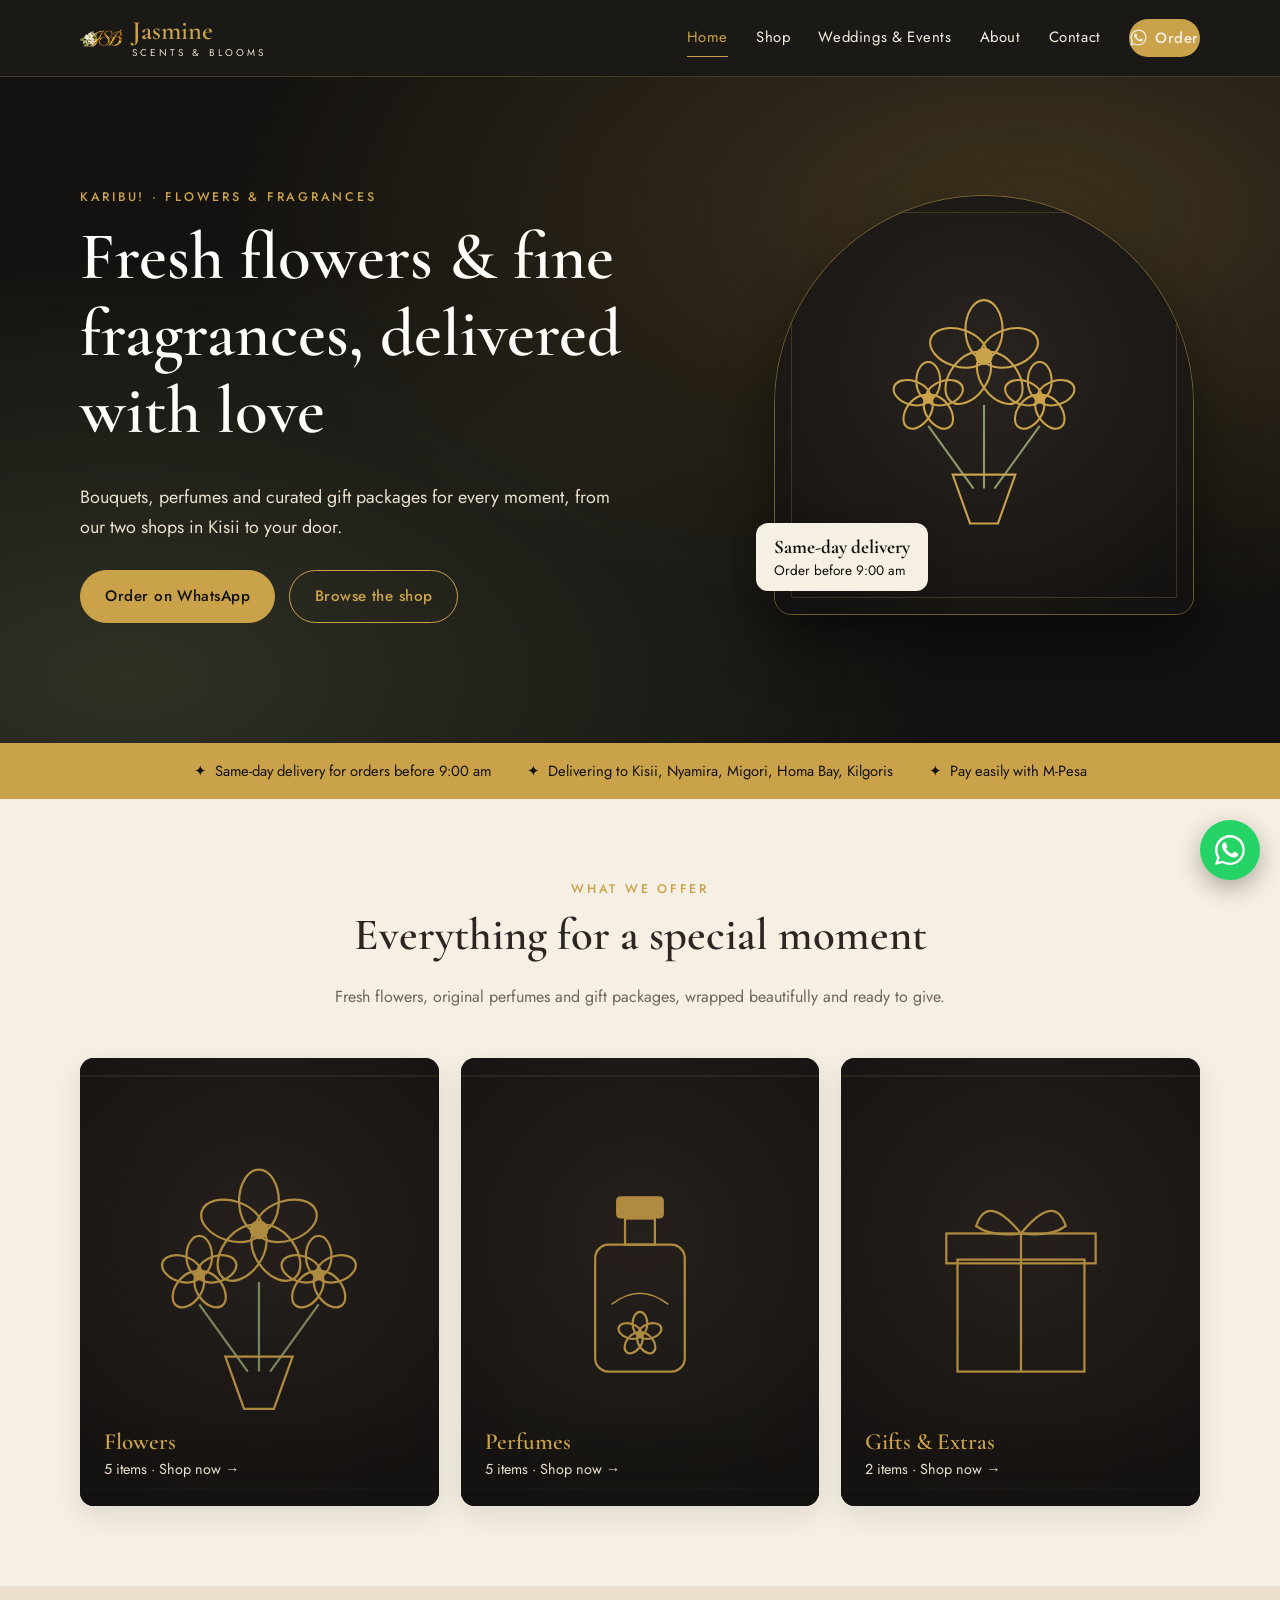
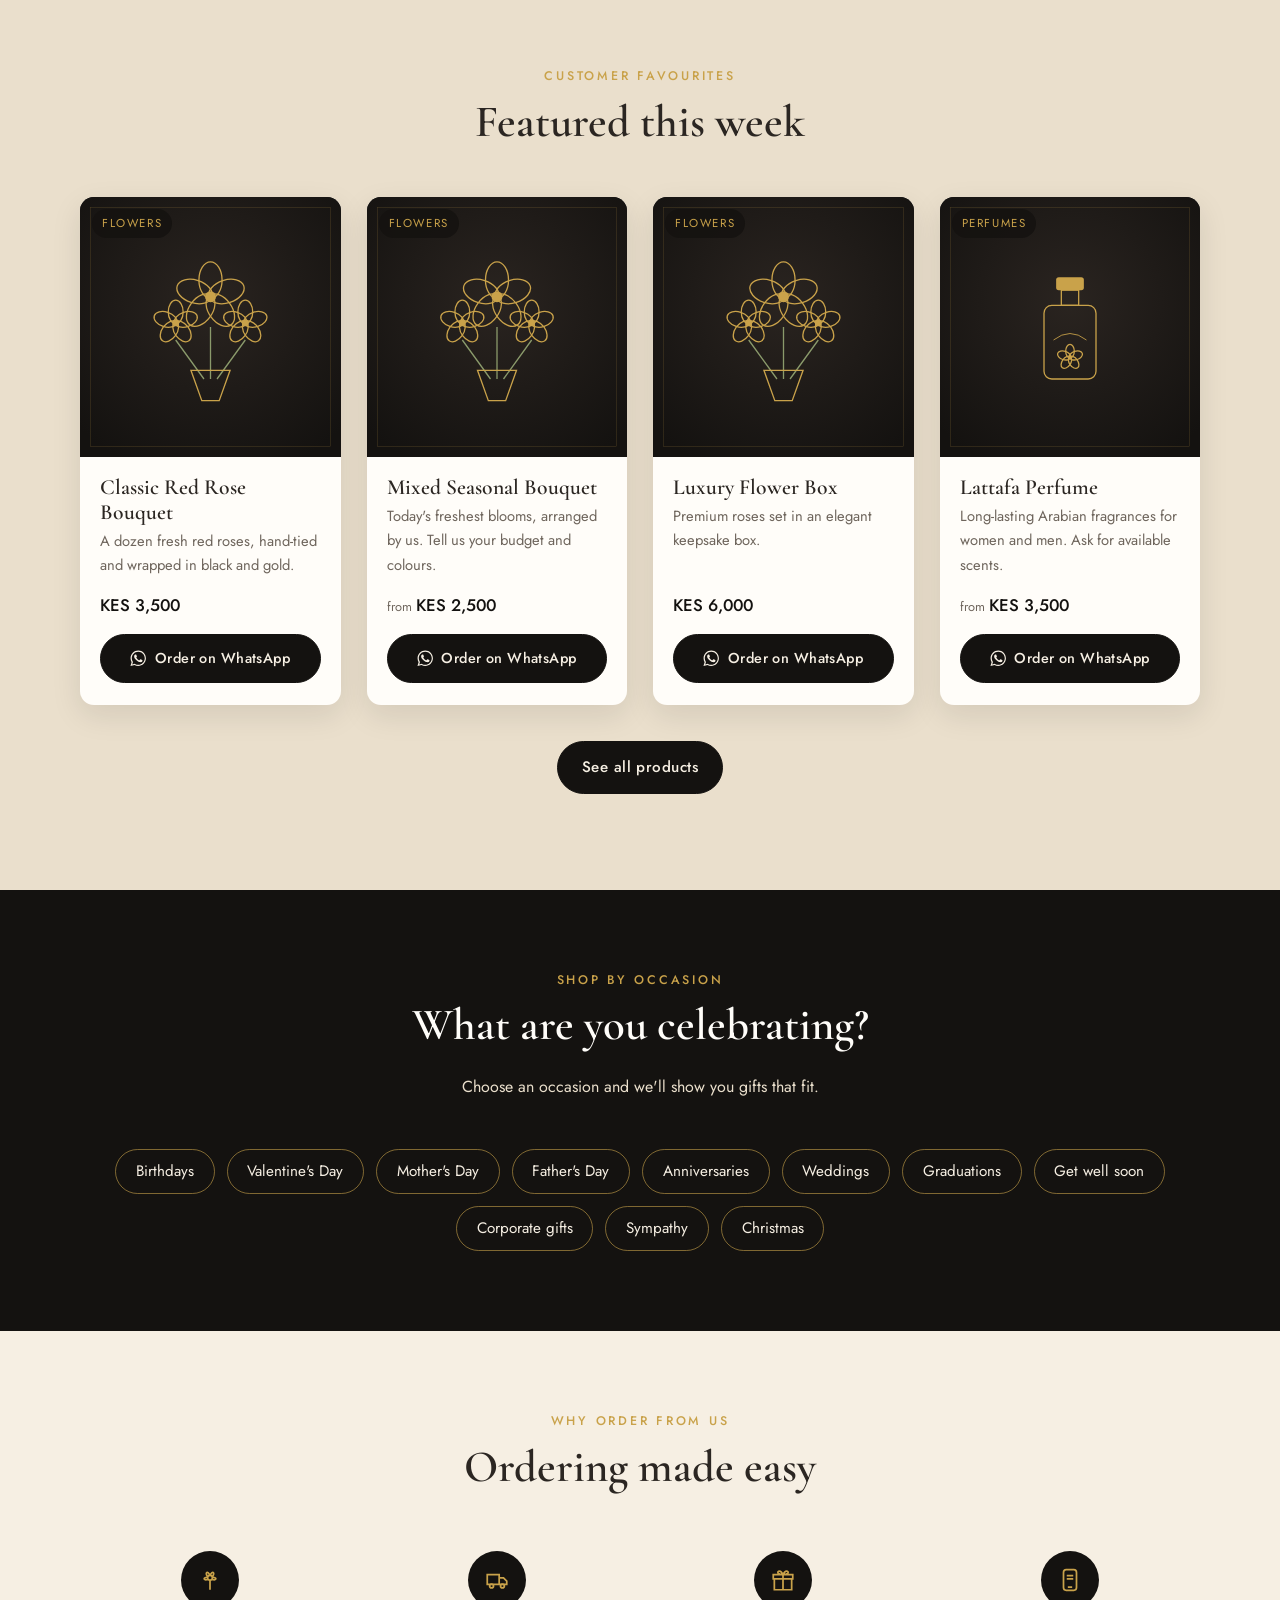
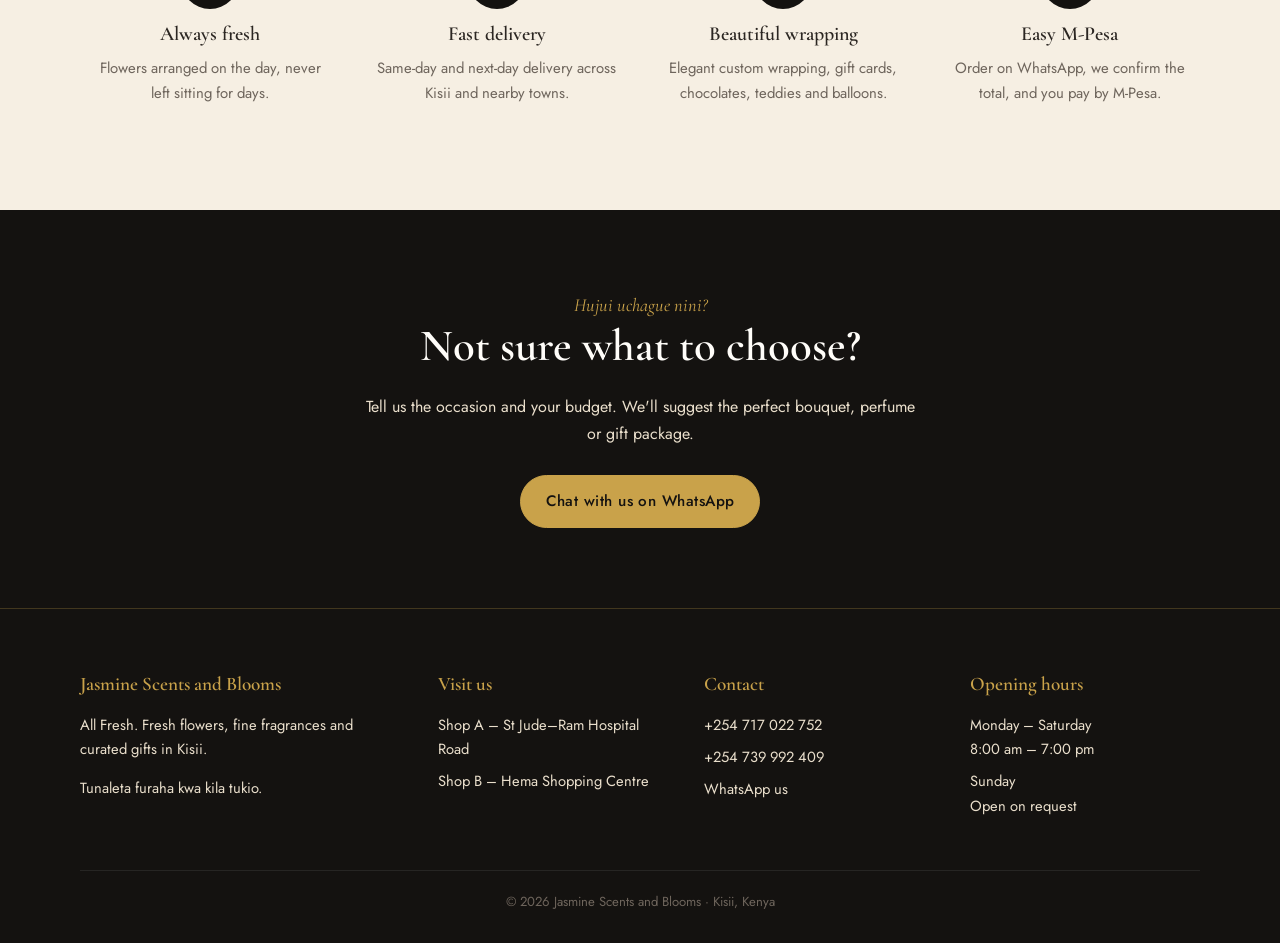
<file: index.html>
<!doctype html>
<html lang="en">
<head>
  <meta charset="utf-8">
  <meta name="viewport" content="width=device-width, initial-scale=1">
  <title>Jasmine Scents and Blooms | Flowers & Perfumes in Kisii</title>
  <meta name="description" content="Fresh flowers, perfumes and curated gift packages in Kisii, Kenya. Same-day delivery. Order on WhatsApp, pay with M-Pesa.">
  <link rel="icon" href="images/favicon.svg" type="image/svg+xml">
  <link rel="preconnect" href="https://fonts.googleapis.com">
  <link rel="preconnect" href="https://fonts.gstatic.com" crossorigin>
  <link href="https://fonts.googleapis.com/css2?family=Cormorant+Garamond:ital,wght@0,500;0,600;1,500&family=Jost:wght@400;500&display=swap" rel="stylesheet">
  <link rel="stylesheet" href="css/style.css">
</head>
<body data-page="home">
  <div id="site-header"></div>

  <main>
    <section class="hero">
      <div class="container">
        <div>
          <span class="eyebrow"><span id="hero-greeting">Karibu!</span> · Flowers &amp; Fragrances</span>
          <h1 id="hero-title">Fresh flowers &amp; fine fragrances</h1>
          <p id="hero-text"></p>
          <div class="hero-actions">
            <a class="btn" id="hero-order" href="#" target="_blank" rel="noopener">Order on WhatsApp</a>
            <a class="btn btn--outline" href="shop.html">Browse the shop</a>
          </div>
        </div>
        <div class="hero-art">
          <img id="hero-img" src="" alt="Flowers from Jasmine Scents and Blooms">
          <div class="hero-badge"><strong>Same-day delivery</strong><span id="hero-cutoff"></span></div>
        </div>
      </div>
    </section>

    <div class="strip"><div class="container" id="strip"></div></div>

    <section class="section">
      <div class="container">
        <div class="section-head">
          <span class="eyebrow">What we offer</span>
          <h2>Everything for a special moment</h2>
          <p>Fresh flowers, original perfumes and gift packages, wrapped beautifully and ready to give.</p>
        </div>
        <div class="tiles" id="tiles"></div>
      </div>
    </section>

    <section class="section section--sand">
      <div class="container">
        <div class="section-head">
          <span class="eyebrow">Customer favourites</span>
          <h2>Featured this week</h2>
        </div>
        <div class="grid" id="featured"></div>
        <p style="text-align:center;margin-top:36px"><a class="btn btn--dark" href="shop.html">See all products</a></p>
      </div>
    </section>

    <section class="section section--dark">
      <div class="container">
        <div class="section-head">
          <span class="eyebrow">Shop by occasion</span>
          <h2 style="color:var(--white)">What are you celebrating?</h2>
          <p>Choose an occasion and we'll show you gifts that fit.</p>
        </div>
        <div class="occasions" id="occasions"></div>
      </div>
    </section>

    <section class="section">
      <div class="container">
        <div class="section-head">
          <span class="eyebrow">Why order from us</span>
          <h2>Ordering made easy</h2>
        </div>
        <div class="features">
          <div class="feature">
            <div class="feature-icon"><svg viewBox="0 0 24 24" fill="none" stroke="currentColor" stroke-width="1.6"><circle cx="12" cy="10" r="2.2"/><path d="M12 7.8C10 3 7 5 9.9 9.3M14.1 9.3C17 5 14 3 12 7.8M14 11.5c4.5 1.5 4.5-2.5 0-1.8M10 11.5c-4.5 1.5-4.5-2.5 0-1.8M12 12.2V21"/></svg></div>
            <h3>Always fresh</h3>
            <p>Flowers arranged on the day, never left sitting for days.</p>
          </div>
          <div class="feature">
            <div class="feature-icon"><svg viewBox="0 0 24 24" fill="none" stroke="currentColor" stroke-width="1.6"><path d="M3 7h11v9H3zM14 10h4l3 3v3h-7"/><circle cx="7" cy="17.5" r="1.8"/><circle cx="17" cy="17.5" r="1.8"/></svg></div>
            <h3>Fast delivery</h3>
            <p>Same-day and next-day delivery across Kisii and nearby towns.</p>
          </div>
          <div class="feature">
            <div class="feature-icon"><svg viewBox="0 0 24 24" fill="none" stroke="currentColor" stroke-width="1.6"><path d="M4 11h16v10H4zM3 7h18v4H3zM12 7v14M12 7S10 3 8 4s0 3 4 3zM12 7s2-4 4-3 0 3-4 3z"/></svg></div>
            <h3>Beautiful wrapping</h3>
            <p>Elegant custom wrapping, gift cards, chocolates, teddies and balloons.</p>
          </div>
          <div class="feature">
            <div class="feature-icon"><svg viewBox="0 0 24 24" fill="none" stroke="currentColor" stroke-width="1.6"><rect x="6" y="2.5" width="12" height="19" rx="2.5"/><path d="M10 18.5h4M9 8h6M9 11h6"/></svg></div>
            <h3>Easy M-Pesa</h3>
            <p>Order on WhatsApp, we confirm the total, and you pay by M-Pesa.</p>
          </div>
        </div>
      </div>
    </section>

    <section class="section section--dark cta">
      <div class="container">
        <span class="swahili">Hujui uchague nini?</span>
        <h2>Not sure what to choose?</h2>
        <p>Tell us the occasion and your budget. We'll suggest the perfect bouquet, perfume or gift package.</p>
        <a class="btn" id="cta-order" href="#" target="_blank" rel="noopener">Chat with us on WhatsApp</a>
      </div>
    </section>
  </main>

  <div id="site-footer"></div>
  <script src="js/main.js"></script>
</body>
</html>
</file>
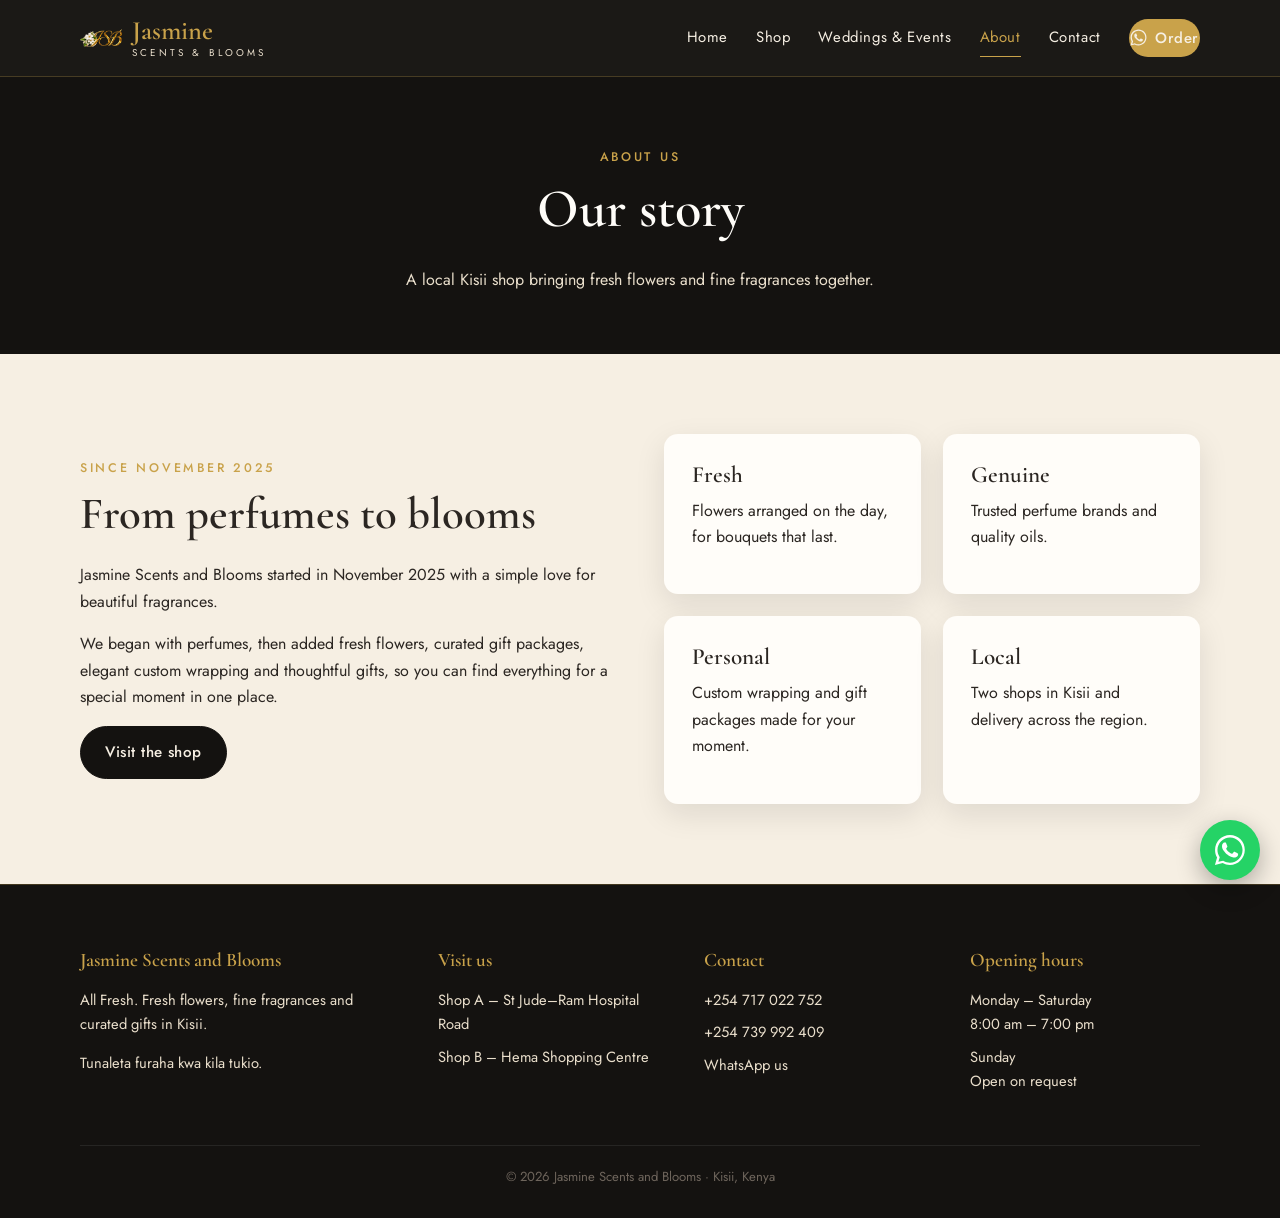
<file: about.html>
<!doctype html>
<html lang="en">
<head>
  <meta charset="utf-8">
  <meta name="viewport" content="width=device-width, initial-scale=1">
  <title>About us | Jasmine Scents and Blooms</title>
  <meta name="description" content="The story of Jasmine Scents and Blooms, a flower and perfume shop in Kisii, Kenya.">
  <link rel="icon" href="images/favicon.svg" type="image/svg+xml">
  <link rel="preconnect" href="https://fonts.googleapis.com">
  <link rel="preconnect" href="https://fonts.gstatic.com" crossorigin>
  <link href="https://fonts.googleapis.com/css2?family=Cormorant+Garamond:ital,wght@0,500;0,600;1,500&family=Jost:wght@400;500&display=swap" rel="stylesheet">
  <link rel="stylesheet" href="css/style.css">
</head>
<body data-page="about">
  <div id="site-header"></div>

  <main>
    <section class="page-hero">
      <div class="container">
        <span class="eyebrow">About us</span>
        <h1>Our story</h1>
        <p>A local Kisii shop bringing fresh flowers and fine fragrances together.</p>
      </div>
    </section>

    <section class="section">
      <div class="container two-col">
        <div>
          <span class="eyebrow">Since November 2025</span>
          <h2>From perfumes to blooms</h2>
          <div id="story"></div>
          <a class="btn btn--dark" href="shop.html">Visit the shop</a>
        </div>
        <div class="panel-grid">
          <div class="panel"><h3>Fresh</h3><p>Flowers arranged on the day, for bouquets that last.</p></div>
          <div class="panel"><h3>Genuine</h3><p>Trusted perfume brands and quality oils.</p></div>
          <div class="panel"><h3>Personal</h3><p>Custom wrapping and gift packages made for your moment.</p></div>
          <div class="panel"><h3>Local</h3><p>Two shops in Kisii and delivery across the region.</p></div>
        </div>
      </div>
    </section>

    <section class="section section--sand" id="reviews-section">
      <div class="container">
        <div class="section-head">
          <span class="eyebrow">Kind words</span>
          <h2>What our customers say</h2>
        </div>
        <div class="reviews" id="reviews"></div>
      </div>
    </section>
  </main>

  <div id="site-footer"></div>
  <script src="js/main.js"></script>
</body>
</html>
</file>
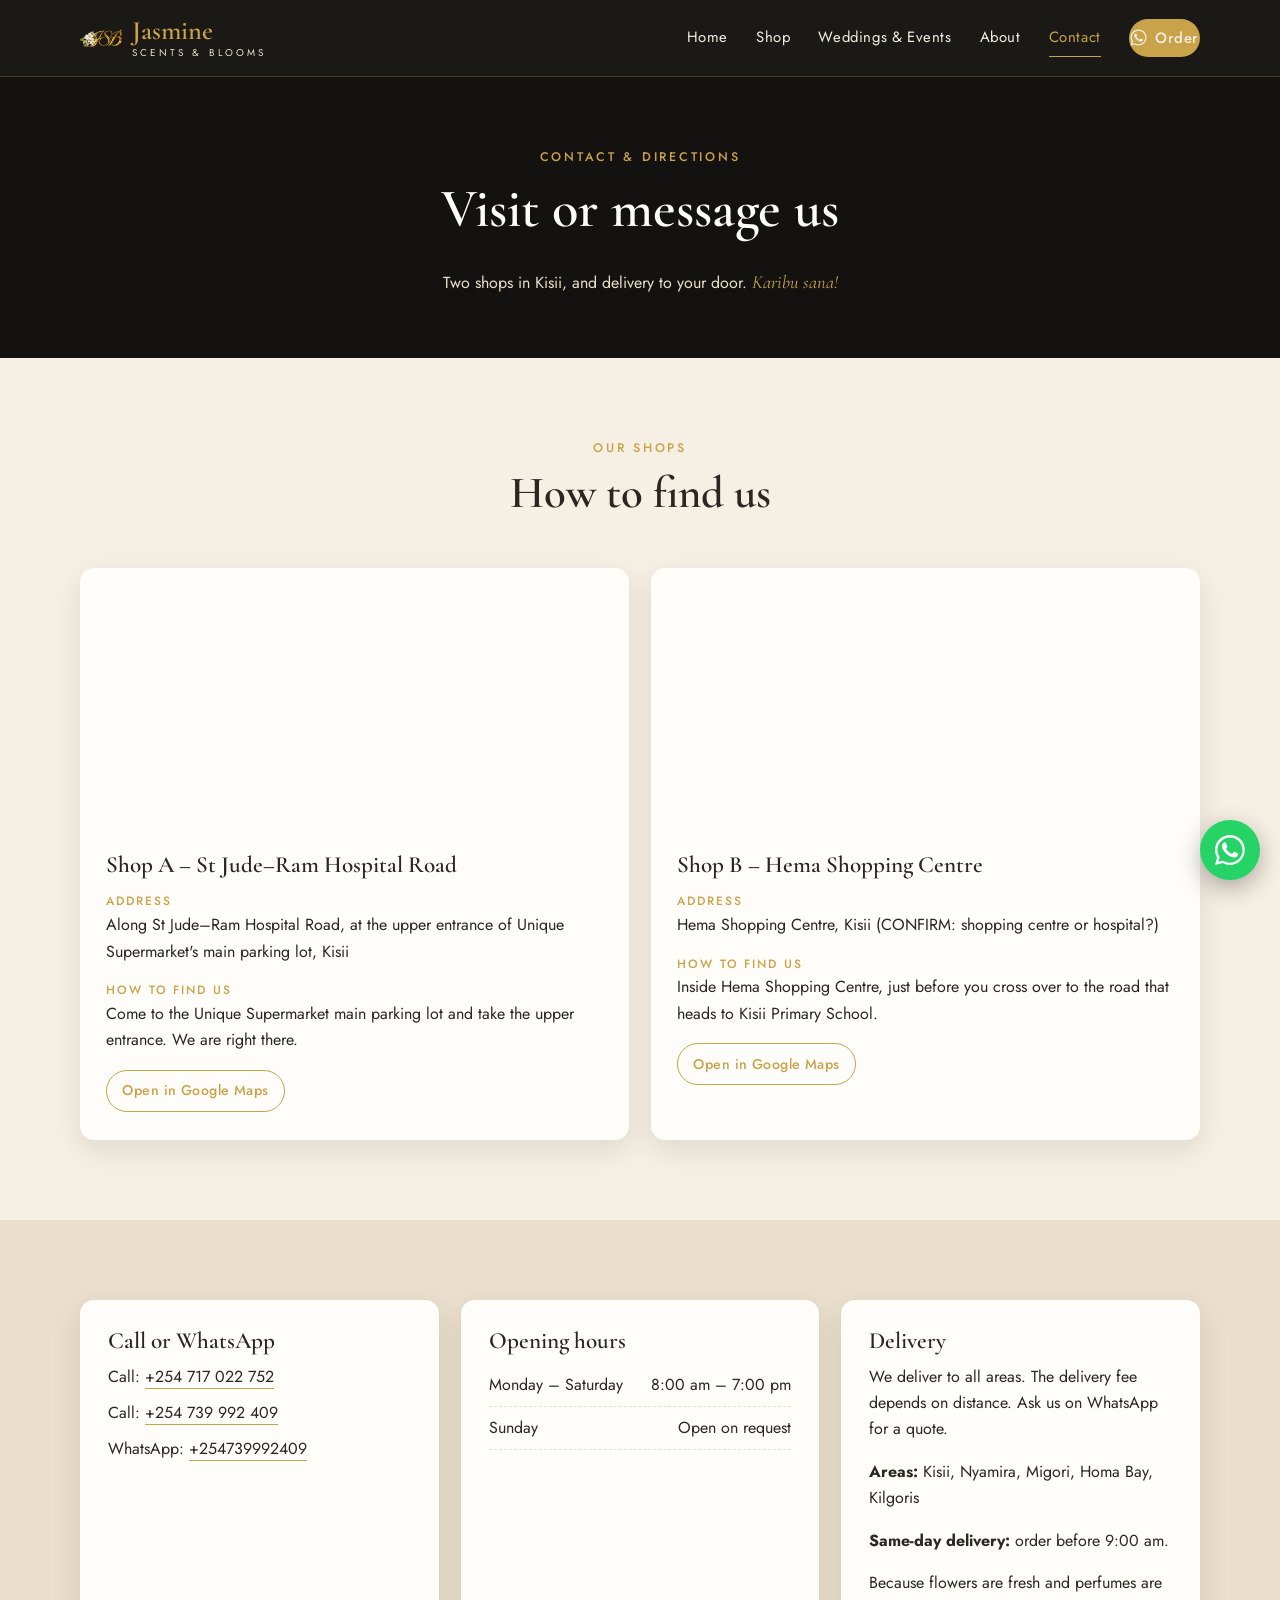
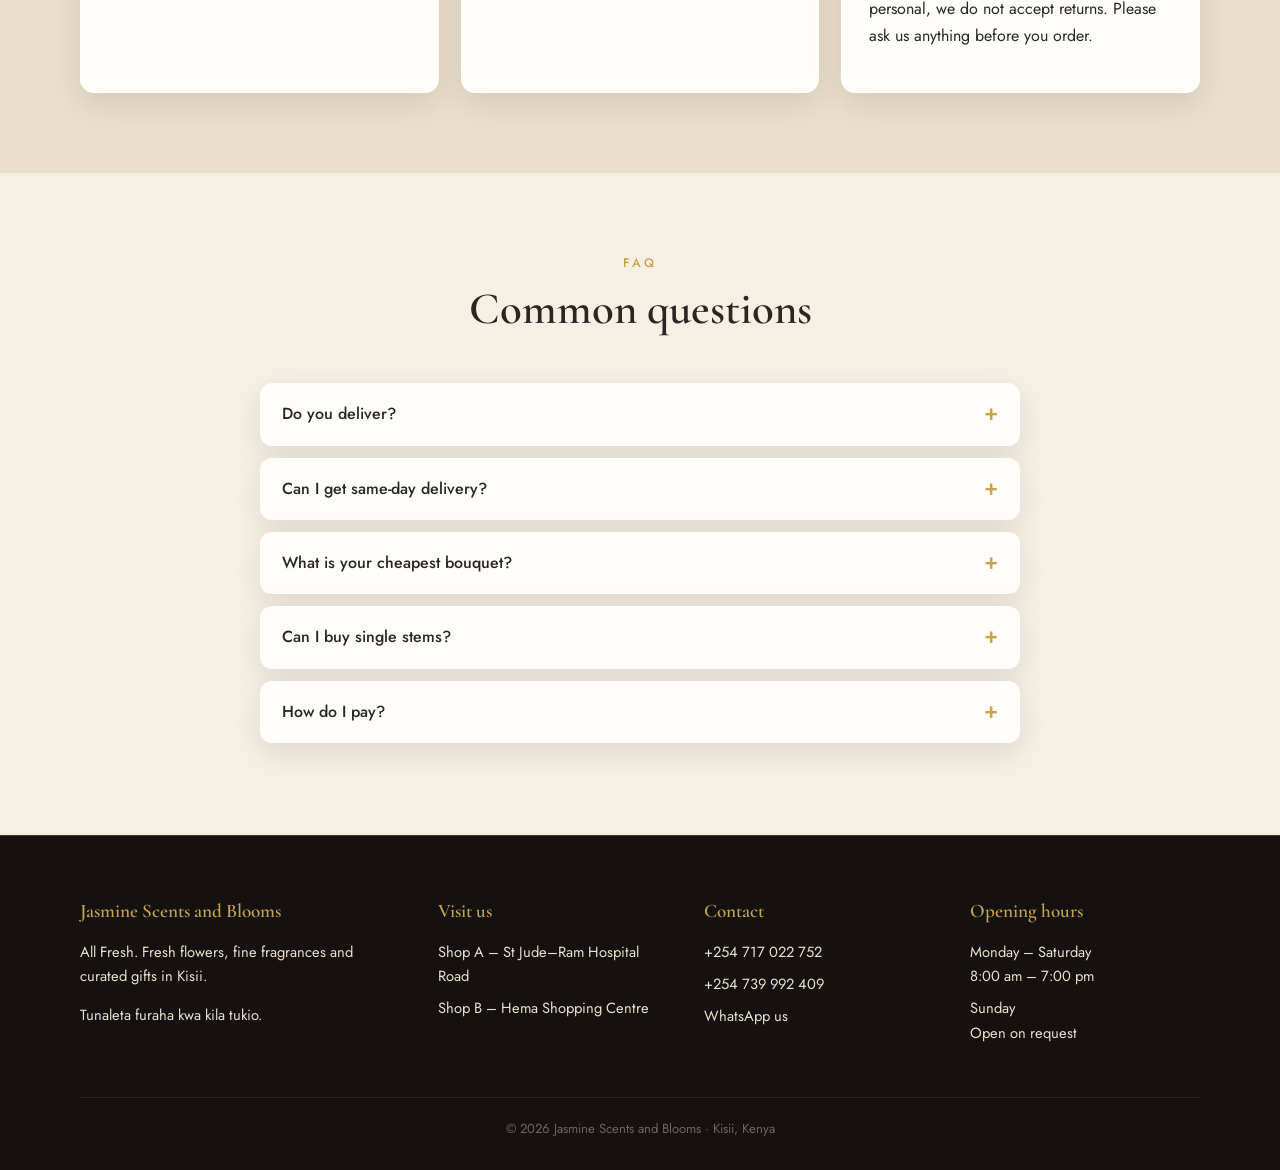
<file: contact.html>
<!doctype html>
<html lang="en">
<head>
  <meta charset="utf-8">
  <meta name="viewport" content="width=device-width, initial-scale=1">
  <title>Contact & directions | Jasmine Scents and Blooms</title>
  <meta name="description" content="Find our two shops in Kisii, opening hours, delivery areas and answers to common questions.">
  <link rel="icon" href="images/favicon.svg" type="image/svg+xml">
  <link rel="preconnect" href="https://fonts.googleapis.com">
  <link rel="preconnect" href="https://fonts.gstatic.com" crossorigin>
  <link href="https://fonts.googleapis.com/css2?family=Cormorant+Garamond:ital,wght@0,500;0,600;1,500&family=Jost:wght@400;500&display=swap" rel="stylesheet">
  <link rel="stylesheet" href="css/style.css">
</head>
<body data-page="contact">
  <div id="site-header"></div>

  <main>
    <section class="page-hero">
      <div class="container">
        <span class="eyebrow">Contact &amp; directions</span>
        <h1>Visit or message us</h1>
        <p>Two shops in Kisii, and delivery to your door. <span class="swahili">Karibu sana!</span></p>
      </div>
    </section>

    <section class="section">
      <div class="container">
        <div class="section-head">
          <span class="eyebrow">Our shops</span>
          <h2>How to find us</h2>
        </div>
        <div class="panel-grid" id="shops"></div>
      </div>
    </section>

    <section class="section section--sand">
      <div class="container panel-grid">
        <div class="panel">
          <h3>Call or WhatsApp</h3>
          <ul class="contact-list" id="contact-list"></ul>
        </div>
        <div class="panel">
          <h3>Opening hours</h3>
          <ul class="hours" id="hours"></ul>
        </div>
        <div class="panel">
          <h3>Delivery</h3>
          <div id="delivery"></div>
        </div>
      </div>
    </section>

    <section class="section">
      <div class="container">
        <div class="section-head">
          <span class="eyebrow">FAQ</span>
          <h2>Common questions</h2>
        </div>
        <div class="faq" id="faq"></div>
      </div>
    </section>
  </main>

  <div id="site-footer"></div>
  <script src="js/main.js"></script>
</body>
</html>
</file>
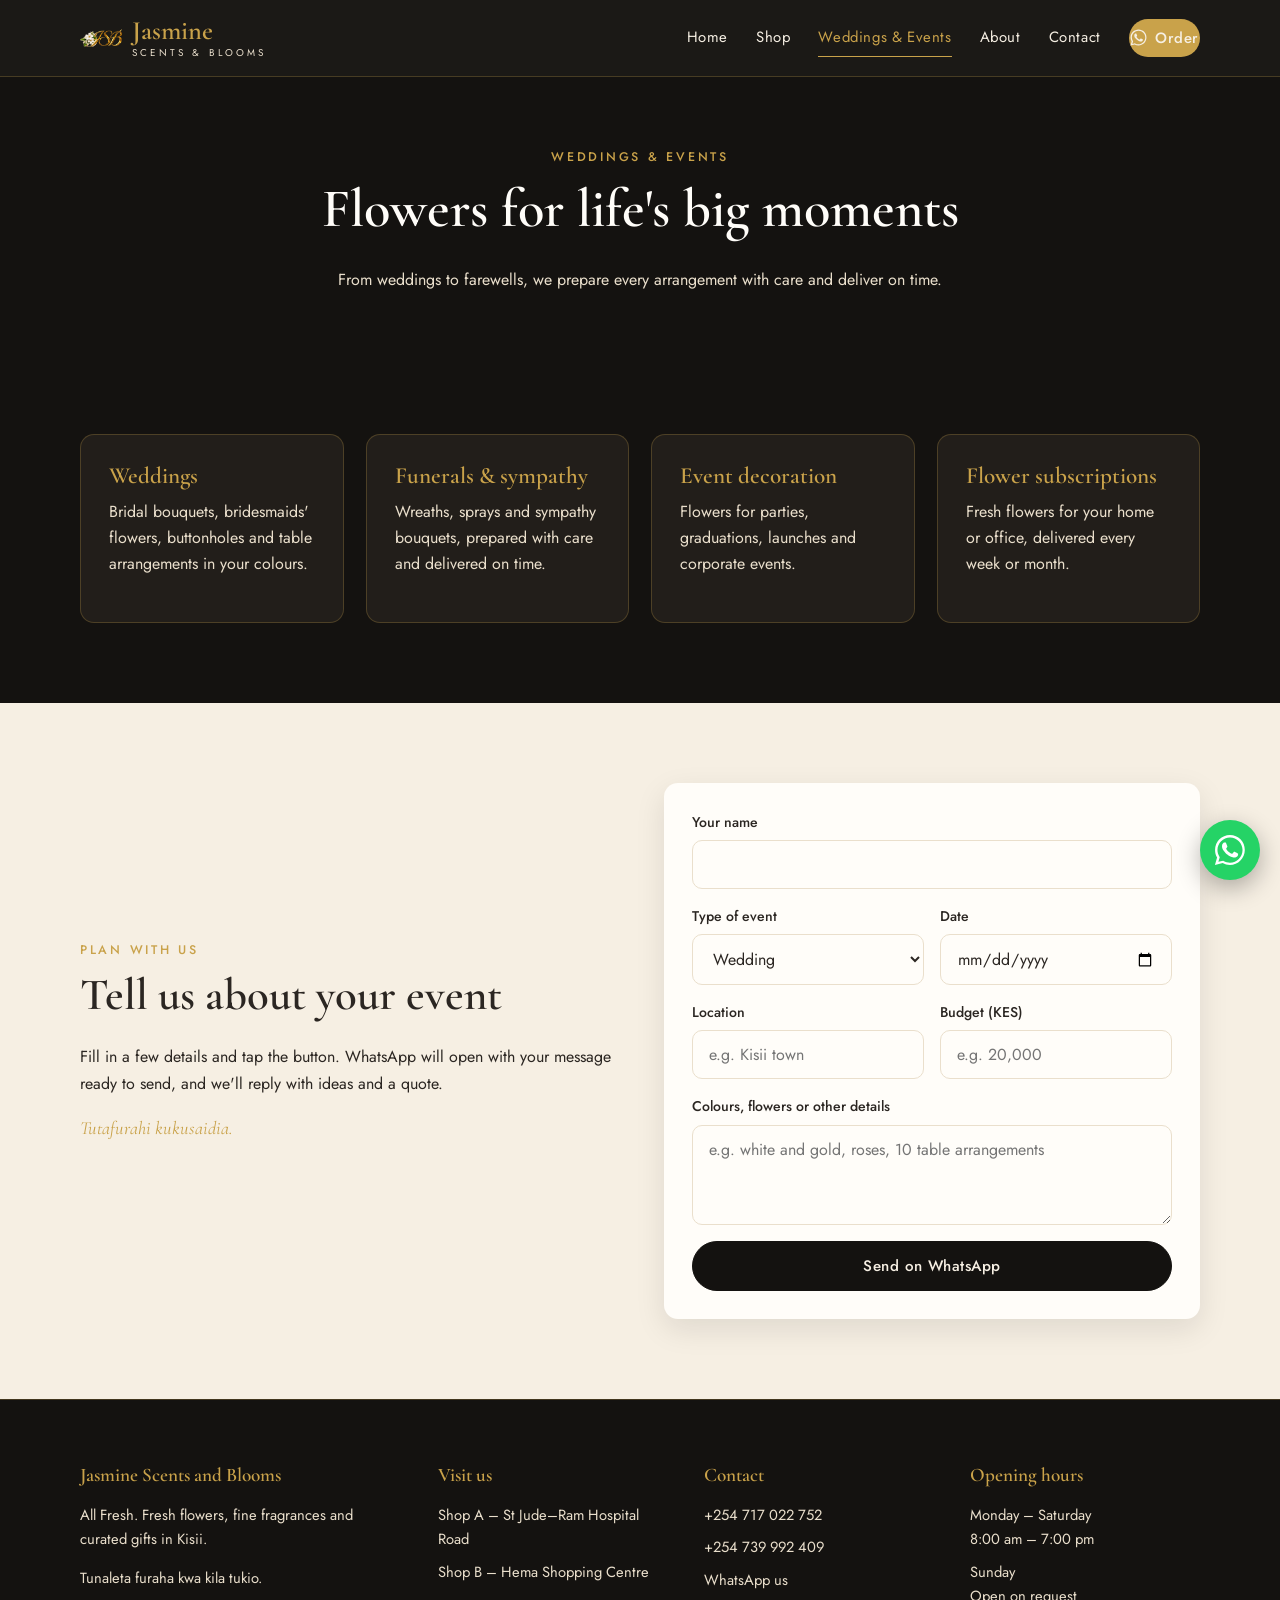
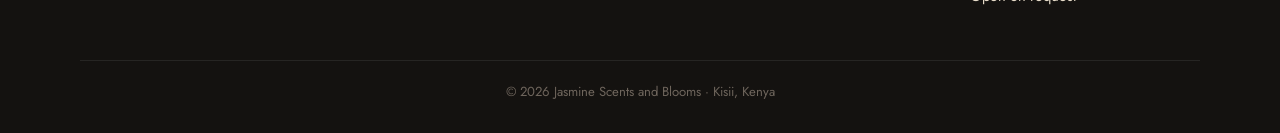
<file: events.html>
<!doctype html>
<html lang="en">
<head>
  <meta charset="utf-8">
  <meta name="viewport" content="width=device-width, initial-scale=1">
  <title>Weddings & Events | Jasmine Scents and Blooms</title>
  <meta name="description" content="Wedding flowers, funeral and sympathy flowers, event decoration and flower subscriptions in Kisii.">
  <link rel="icon" href="images/favicon.svg" type="image/svg+xml">
  <link rel="preconnect" href="https://fonts.googleapis.com">
  <link rel="preconnect" href="https://fonts.gstatic.com" crossorigin>
  <link href="https://fonts.googleapis.com/css2?family=Cormorant+Garamond:ital,wght@0,500;0,600;1,500&family=Jost:wght@400;500&display=swap" rel="stylesheet">
  <link rel="stylesheet" href="css/style.css">
</head>
<body data-page="events">
  <div id="site-header"></div>

  <main>
    <section class="page-hero">
      <div class="container">
        <span class="eyebrow">Weddings &amp; events</span>
        <h1>Flowers for life's big moments</h1>
        <p>From weddings to farewells, we prepare every arrangement with care and deliver on time.</p>
      </div>
    </section>

    <section class="section section--dark">
      <div class="container">
        <div class="panel-grid" id="event-list"></div>
      </div>
    </section>

    <section class="section">
      <div class="container two-col">
        <div>
          <span class="eyebrow">Plan with us</span>
          <h2>Tell us about your event</h2>
          <p>Fill in a few details and tap the button. WhatsApp will open with your message ready to send, and we'll reply with ideas and a quote.</p>
          <p class="swahili">Tutafurahi kukusaidia.</p>
        </div>
        <form class="panel form" id="event-form">
          <label>Your name
            <input name="name" required autocomplete="name">
          </label>
          <div class="form-row">
            <label>Type of event
              <select name="type">
                <option>Wedding</option>
                <option>Funeral / sympathy</option>
                <option>Birthday or party</option>
                <option>Graduation</option>
                <option>Corporate event</option>
                <option>Flower subscription</option>
                <option>Other</option>
              </select>
            </label>
            <label>Date
              <input name="date" type="date">
            </label>
          </div>
          <div class="form-row">
            <label>Location
              <input name="location" placeholder="e.g. Kisii town">
            </label>
            <label>Budget (KES)
              <input name="budget" placeholder="e.g. 20,000">
            </label>
          </div>
          <label>Colours, flowers or other details
            <textarea name="details" placeholder="e.g. white and gold, roses, 10 table arrangements"></textarea>
          </label>
          <button class="btn btn--dark" type="submit">Send on WhatsApp</button>
        </form>
      </div>
    </section>
  </main>

  <div id="site-footer"></div>
  <script src="js/main.js"></script>
</body>
</html>
</file>
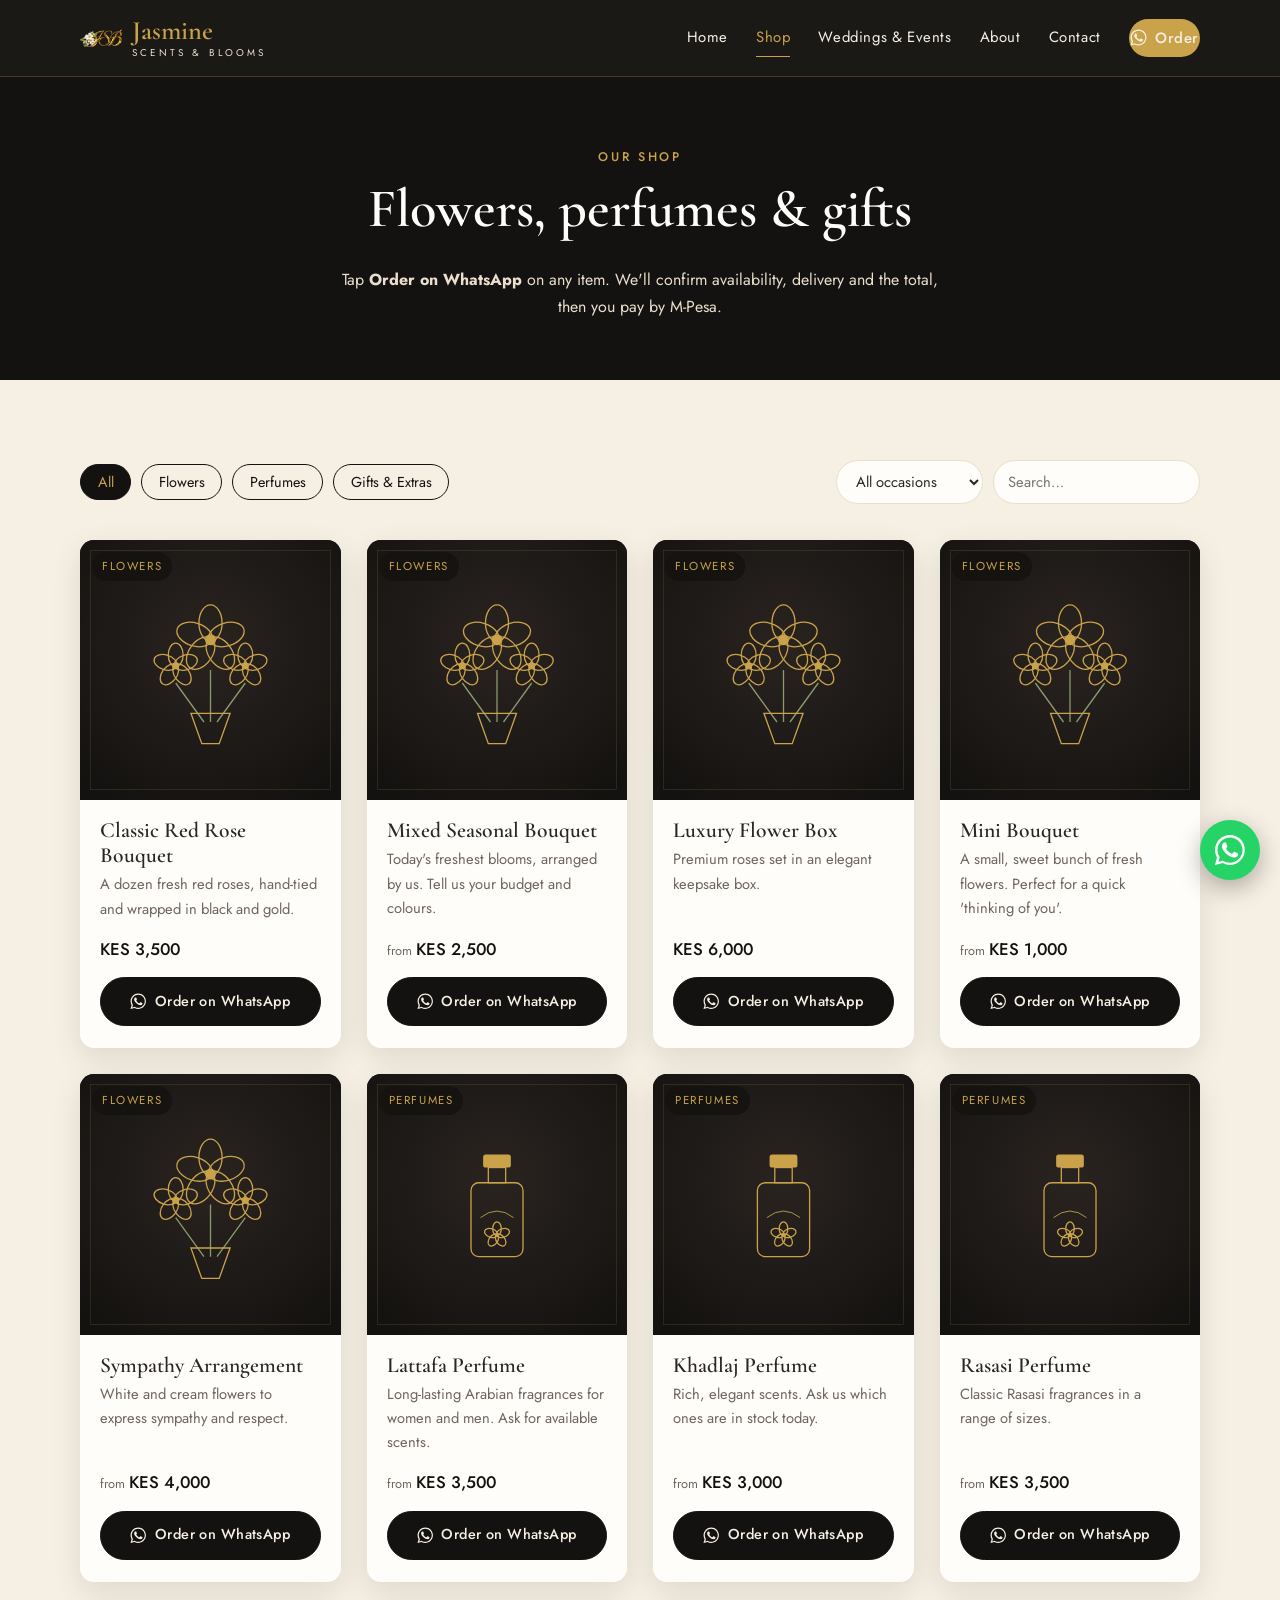
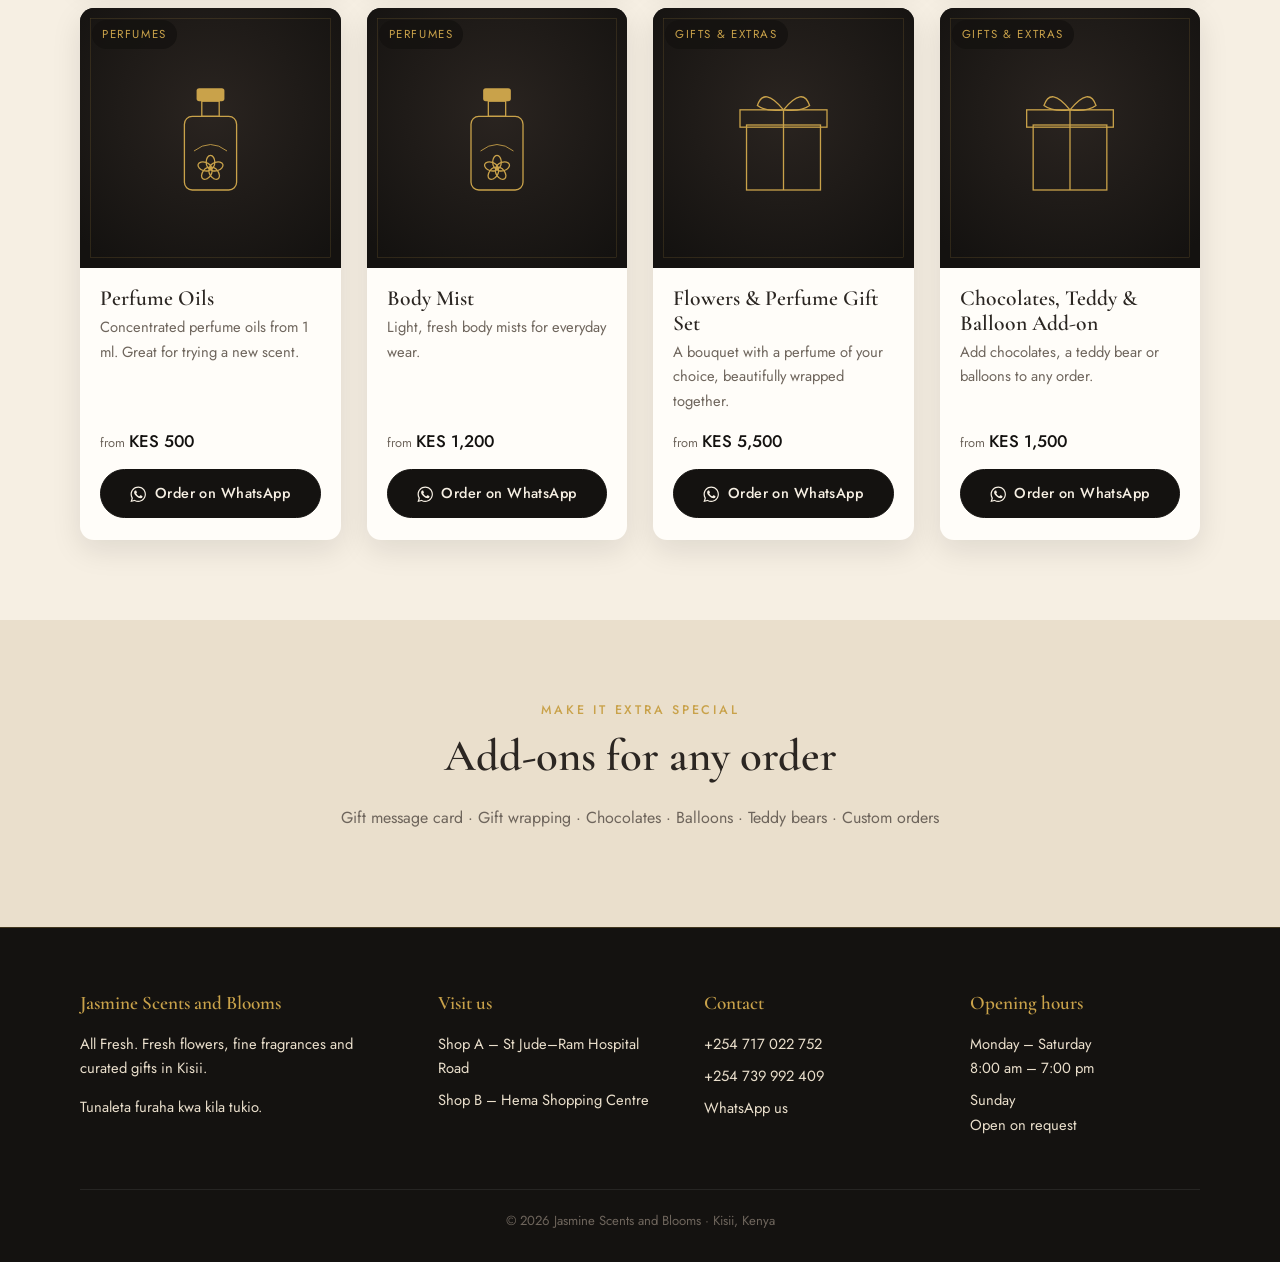
<file: shop.html>
<!doctype html>
<html lang="en">
<head>
  <meta charset="utf-8">
  <meta name="viewport" content="width=device-width, initial-scale=1">
  <title>Shop | Jasmine Scents and Blooms</title>
  <meta name="description" content="Bouquets, flower boxes, perfumes and gift sets. Order on WhatsApp from Jasmine Scents and Blooms, Kisii.">
  <link rel="icon" href="images/favicon.svg" type="image/svg+xml">
  <link rel="preconnect" href="https://fonts.googleapis.com">
  <link rel="preconnect" href="https://fonts.gstatic.com" crossorigin>
  <link href="https://fonts.googleapis.com/css2?family=Cormorant+Garamond:ital,wght@0,500;0,600;1,500&family=Jost:wght@400;500&display=swap" rel="stylesheet">
  <link rel="stylesheet" href="css/style.css">
</head>
<body data-page="shop">
  <div id="site-header"></div>

  <main>
    <section class="page-hero">
      <div class="container">
        <span class="eyebrow">Our shop</span>
        <h1>Flowers, perfumes &amp; gifts</h1>
        <p>Tap <strong>Order on WhatsApp</strong> on any item. We'll confirm availability, delivery and the total, then you pay by M-Pesa.</p>
      </div>
    </section>

    <section class="section">
      <div class="container">
        <div class="filters">
          <div class="chips" id="chips"></div>
          <div class="filter-right">
            <select id="occasion" aria-label="Filter by occasion"></select>
            <input id="search" type="search" placeholder="Search…" aria-label="Search products">
          </div>
        </div>
        <div class="grid" id="products"></div>
      </div>
    </section>

    <section class="section section--sand">
      <div class="container" style="text-align:center">
        <span class="eyebrow">Make it extra special</span>
        <h2>Add-ons for any order</h2>
        <p id="extras" style="color:var(--muted)"></p>
      </div>
    </section>
  </main>

  <div id="site-footer"></div>
  <script src="js/main.js"></script>
</body>
</html>
</file>
<file: css/style.css>
/* ==========================================================
   Jasmine Scents and Blooms – site styles
   Colours are set once here. Change them to restyle the whole site.
   ========================================================== */
:root {
  --black: #141210;
  --black-soft: #221E1A;
  --gold: #C9A24A;
  --gold-light: #E3C77E;
  --cream: #F6EFE3;
  --cream-dark: #EADFCC;
  --sage: #7D8B62;
  --text: #2B2622;
  --muted: #6E655C;
  --white: #FFFDF9;
  --radius: 14px;
  --shadow: 0 10px 30px rgba(20, 18, 16, .10);
  --serif: "Cormorant Garamond", Georgia, serif;
  --sans: "Jost", "Segoe UI", Arial, sans-serif;
  --max: 1160px;
}

*, *::before, *::after { box-sizing: border-box; }
html { scroll-behavior: smooth; }
body {
  margin: 0;
  font-family: var(--sans);
  font-size: 16px;
  line-height: 1.65;
  color: var(--text);
  background: var(--cream);
}
img { max-width: 100%; display: block; }
a { color: inherit; }
h1, h2, h3 { font-family: var(--serif); font-weight: 600; line-height: 1.15; margin: 0 0 .5em; }
h1 { font-size: clamp(2.4rem, 6vw, 4.2rem); }
h2 { font-size: clamp(1.9rem, 4vw, 2.8rem); }
h3 { font-size: 1.45rem; }
p { margin: 0 0 1em; }

.container { width: 100%; max-width: var(--max); margin: 0 auto; padding: 0 20px; }
.section { padding: 80px 0; }
.section--dark { background: var(--black); color: var(--cream); }
.section--sand { background: var(--cream-dark); }
.eyebrow {
  font-family: var(--sans);
  text-transform: uppercase;
  letter-spacing: .22em;
  font-size: .78rem;
  color: var(--gold);
  font-weight: 500;
  margin-bottom: .8em;
  display: block;
}
.section-head { text-align: center; max-width: 640px; margin: 0 auto 48px; }
.section-head p { color: var(--muted); }
.section--dark .section-head p { color: var(--cream-dark); }
.swahili { font-style: italic; color: var(--gold); font-family: var(--serif); font-size: 1.15em; }

/* ---------- Buttons ---------- */
.btn {
  display: inline-flex; align-items: center; justify-content: center; gap: .55em;
  padding: .85em 1.6em;
  border-radius: 999px;
  border: 1.5px solid var(--gold);
  background: var(--gold);
  color: var(--black);
  font-family: var(--sans);
  font-weight: 500;
  font-size: .95rem;
  letter-spacing: .03em;
  text-decoration: none;
  cursor: pointer;
  transition: background .2s, color .2s, transform .2s;
}
.btn:hover { background: var(--gold-light); transform: translateY(-1px); }
.btn--outline { background: transparent; color: var(--gold); }
.btn--outline:hover { background: var(--gold); color: var(--black); }
.btn--dark { background: var(--black); border-color: var(--black); color: var(--cream); }
.btn--dark:hover { background: var(--black-soft); }
.btn--small { padding: .6em 1.1em; font-size: .88rem; }
.btn svg { width: 1.15em; height: 1.15em; flex-shrink: 0; }

/* ---------- Header ---------- */
.site-header {
  position: sticky; top: 0; z-index: 50;
  background: rgba(20, 18, 16, .97);
  color: var(--cream);
  border-bottom: 1px solid rgba(201, 162, 74, .25);
}
.site-header .container { display: flex; align-items: center; justify-content: space-between; height: 76px; }
.brand { display: flex; align-items: center; gap: 10px; text-decoration: none; }
.brand img { width: 42px; height: 42px; }
.brand-text { display: flex; flex-direction: column; line-height: 1; }
.brand-name { font-family: var(--serif); font-size: 1.65rem; color: var(--gold); font-weight: 600; }
.brand-sub { font-size: .62rem; letter-spacing: .32em; text-transform: uppercase; color: var(--cream-dark); margin-top: 4px; }
.nav { display: flex; align-items: center; gap: 28px; }
.nav a { text-decoration: none; font-size: .93rem; letter-spacing: .04em; color: var(--cream); padding: 6px 0; border-bottom: 1.5px solid transparent; }
.nav a:hover, .nav a.active { color: var(--gold); border-bottom-color: var(--gold); }
.nav-toggle { display: none; background: none; border: 0; color: var(--gold); cursor: pointer; padding: 8px; }
.nav-toggle svg { width: 28px; height: 28px; }

@media (max-width: 860px) {
  .nav-toggle { display: block; }
  .nav {
    position: absolute; top: 76px; left: 0; right: 0;
    flex-direction: column; align-items: stretch; gap: 0;
    background: var(--black);
    border-bottom: 1px solid rgba(201, 162, 74, .25);
    display: none;
  }
  .nav.open { display: flex; }
  .nav a { padding: 14px 20px; border-bottom: 1px solid rgba(255,255,255,.06); }
  .nav .btn { margin: 14px 20px; }
}

/* ---------- Hero ---------- */
.hero {
  position: relative;
  background:
    radial-gradient(ellipse at 80% 20%, rgba(201,162,74,.22), transparent 55%),
    radial-gradient(ellipse at 10% 90%, rgba(125,139,98,.25), transparent 50%),
    var(--black);
  color: var(--cream);
  padding: 110px 0 120px;
  overflow: hidden;
}
.hero .container { display: grid; grid-template-columns: 1.2fr .8fr; gap: 40px; align-items: center; }
.hero h1 { color: var(--white); }
.hero h1 em { color: var(--gold); font-style: italic; }
.hero p { font-size: 1.12rem; color: var(--cream-dark); max-width: 540px; }
.hero-actions { display: flex; flex-wrap: wrap; gap: 14px; margin-top: 28px; }
.hero-art { position: relative; aspect-ratio: 1; max-width: 420px; justify-self: center; width: 100%; }
.hero-art img { width: 100%; height: 100%; object-fit: cover; border-radius: 50% 50% 18px 18px; border: 1px solid rgba(201,162,74,.5); box-shadow: 0 30px 60px rgba(0,0,0,.45); }
.hero-badge {
  position: absolute; bottom: 24px; left: -18px;
  background: var(--cream); color: var(--black);
  padding: 12px 18px; border-radius: 12px; box-shadow: var(--shadow);
  font-size: .85rem; line-height: 1.35;
}
.hero-badge strong { display: block; font-family: var(--serif); font-size: 1.2rem; color: var(--black); }
@media (max-width: 860px) {
  .hero { padding: 70px 0 80px; }
  .hero .container { grid-template-columns: 1fr; }
  .hero-art { max-width: 320px; }
}

.page-hero { background: var(--black); color: var(--cream); padding: 70px 0 60px; text-align: center; }
.page-hero h1 { color: var(--white); font-size: clamp(2.2rem, 5vw, 3.4rem); }
.page-hero p { color: var(--cream-dark); max-width: 620px; margin: 0 auto; }

/* ---------- Info strip ---------- */
.strip { background: var(--gold); color: var(--black); padding: 16px 0; font-size: .92rem; }
.strip .container { display: flex; flex-wrap: wrap; justify-content: center; gap: 10px 36px; }
.strip span::before { content: "✦"; margin-right: 8px; }

/* ---------- Category tiles ---------- */
.tiles { display: grid; grid-template-columns: repeat(3, 1fr); gap: 22px; }
.tile {
  position: relative; display: block; text-decoration: none;
  border-radius: var(--radius); overflow: hidden; aspect-ratio: 4 / 5;
  background: var(--black); color: var(--cream); box-shadow: var(--shadow);
}
.tile img { width: 100%; height: 100%; object-fit: cover; opacity: .85; transition: transform .5s, opacity .3s; }
.tile:hover img { transform: scale(1.04); opacity: 1; }
.tile-label {
  position: absolute; left: 0; right: 0; bottom: 0; padding: 24px;
  background: linear-gradient(transparent, rgba(20,18,16,.92));
}
.tile-label h3 { color: var(--gold); margin: 0; }
.tile-label span { font-size: .9rem; color: var(--cream-dark); }
@media (max-width: 760px) { .tiles { grid-template-columns: 1fr; } .tile { aspect-ratio: 16 / 10; } }

/* ---------- Product grid ---------- */
.grid { display: grid; grid-template-columns: repeat(auto-fill, minmax(250px, 1fr)); gap: 26px; }
.card {
  background: var(--white); border-radius: var(--radius); overflow: hidden;
  box-shadow: var(--shadow); display: flex; flex-direction: column;
  transition: transform .25s;
}
.card:hover { transform: translateY(-4px); }
.card-img { aspect-ratio: 1; background: var(--black); position: relative; }
.card-img img { width: 100%; height: 100%; object-fit: cover; }
.card-tag {
  position: absolute; top: 12px; left: 12px;
  background: rgba(20,18,16,.85); color: var(--gold);
  font-size: .72rem; letter-spacing: .14em; text-transform: uppercase;
  padding: 5px 10px; border-radius: 999px;
}
.card-body { padding: 18px 20px 22px; display: flex; flex-direction: column; flex: 1; }
.card-body h3 { font-size: 1.35rem; margin-bottom: .2em; }
.card-body p { color: var(--muted); font-size: .92rem; flex: 1; }
.price { font-weight: 500; color: var(--black); margin-bottom: 14px; font-size: 1.05rem; }
.price small { color: var(--muted); font-weight: 400; font-size: .8rem; margin-right: 4px; }
.card .btn { width: 100%; white-space: nowrap; padding: .8em 1em; font-size: .9rem; }
.sold-out { opacity: .55; }

/* ---------- Shop filters ---------- */
.filters { display: flex; flex-wrap: wrap; gap: 12px; align-items: center; justify-content: space-between; margin-bottom: 36px; }
.chips { display: flex; flex-wrap: wrap; gap: 10px; }
.chip {
  border: 1.5px solid var(--black); background: transparent; color: var(--black);
  padding: .5em 1.15em; border-radius: 999px; cursor: pointer; font-family: var(--sans); font-size: .9rem;
}
.chip.active, .chip:hover { background: var(--black); color: var(--gold); }
.filters select, .filters input {
  font-family: var(--sans); font-size: .92rem; padding: .6em 1em;
  border: 1.5px solid var(--cream-dark); border-radius: 999px; background: var(--white); color: var(--text);
}
.filter-right { display: flex; gap: 10px; flex-wrap: wrap; }
.empty { text-align: center; color: var(--muted); padding: 40px 0; grid-column: 1 / -1; }

/* ---------- Occasions ---------- */
.occasions { display: flex; flex-wrap: wrap; justify-content: center; gap: 12px; }
.occasion {
  text-decoration: none; padding: .6em 1.3em; border-radius: 999px;
  border: 1px solid rgba(201,162,74,.6); color: var(--cream); font-size: .95rem;
  transition: background .2s, color .2s;
}
.occasion:hover { background: var(--gold); color: var(--black); }

/* ---------- Features ---------- */
.features { display: grid; grid-template-columns: repeat(4, 1fr); gap: 26px; }
.feature { text-align: center; padding: 10px; }
.feature-icon {
  width: 58px; height: 58px; border-radius: 50%; margin: 0 auto 14px;
  display: grid; place-items: center; background: var(--black); color: var(--gold);
}
.feature-icon svg { width: 26px; height: 26px; }
.feature h3 { font-size: 1.25rem; }
.feature p { color: var(--muted); font-size: .93rem; }
@media (max-width: 860px) { .features { grid-template-columns: repeat(2, 1fr); } }
@media (max-width: 520px) { .features { grid-template-columns: 1fr; } }

/* ---------- Two-column / cards ---------- */
.two-col { display: grid; grid-template-columns: 1fr 1fr; gap: 48px; align-items: center; }
@media (max-width: 860px) { .two-col { grid-template-columns: 1fr; } }
.panel { background: var(--white); border-radius: var(--radius); padding: 28px; box-shadow: var(--shadow); }
.panel h3 { margin-bottom: .4em; }
.panel-grid { display: grid; grid-template-columns: repeat(auto-fit, minmax(240px, 1fr)); gap: 22px; }
.section--dark .panel { background: var(--black-soft); color: var(--cream); box-shadow: none; border: 1px solid rgba(201,162,74,.25); }
.section--dark .panel h3 { color: var(--gold); }
.section--dark .panel p { color: var(--cream-dark); }

/* ---------- Shops / contact ---------- */
.shop-card { padding: 0; overflow: hidden; }
.shop-card iframe { width: 100%; height: 260px; border: 0; display: block; filter: grayscale(.2); }
.shop-card .shop-info { padding: 24px 26px 28px; }
.shop-card .label { font-size: .75rem; letter-spacing: .16em; text-transform: uppercase; color: var(--gold); font-weight: 500; margin-top: 14px; display: block; }
.hours { list-style: none; padding: 0; margin: 0; }
.hours li { display: flex; justify-content: space-between; gap: 20px; padding: 8px 0; border-bottom: 1px dashed var(--cream-dark); }
.contact-list { list-style: none; padding: 0; margin: 0 0 20px; }
.contact-list li { margin-bottom: 10px; }
.contact-list a { text-decoration: none; border-bottom: 1px solid var(--gold); }

/* ---------- FAQ ---------- */
.faq { max-width: 760px; margin: 0 auto; }
.faq details { background: var(--white); border-radius: 12px; margin-bottom: 12px; box-shadow: var(--shadow); }
.faq summary { cursor: pointer; padding: 18px 22px; font-weight: 500; list-style: none; display: flex; justify-content: space-between; gap: 12px; }
.faq summary::-webkit-details-marker { display: none; }
.faq summary::after { content: "+"; color: var(--gold); font-size: 1.4rem; line-height: 1; }
.faq details[open] summary::after { content: "–"; }
.faq details p { padding: 0 22px 18px; margin: 0; color: var(--muted); }

/* ---------- Event enquiry form ---------- */
.form { display: grid; gap: 16px; }
.form label { font-size: .88rem; font-weight: 500; display: grid; gap: 6px; }
.form input, .form select, .form textarea {
  font-family: var(--sans); font-size: 1rem; padding: .75em 1em;
  border: 1.5px solid var(--cream-dark); border-radius: 10px; background: var(--white); color: var(--text);
}
.form textarea { min-height: 100px; resize: vertical; }
.form-row { display: grid; grid-template-columns: 1fr 1fr; gap: 16px; }
@media (max-width: 560px) { .form-row { grid-template-columns: 1fr; } }

/* ---------- Reviews ---------- */
.reviews { display: grid; grid-template-columns: repeat(auto-fit, minmax(260px, 1fr)); gap: 22px; }
.review { font-family: var(--serif); font-size: 1.2rem; font-style: italic; }
.review cite { display: block; margin-top: 12px; font-family: var(--sans); font-style: normal; font-size: .85rem; color: var(--gold); }

/* ---------- CTA band ---------- */
.cta { text-align: center; }
.cta h2 { color: var(--white); }
.cta p { color: var(--cream-dark); max-width: 560px; margin: 0 auto 28px; }

/* ---------- Footer ---------- */
.site-footer { background: var(--black); color: var(--cream-dark); padding: 60px 0 30px; font-size: .92rem; border-top: 1px solid rgba(201,162,74,.25); }
.footer-grid { display: grid; grid-template-columns: 1.4fr 1fr 1fr 1fr; gap: 36px; }
.site-footer h4 { font-family: var(--serif); color: var(--gold); font-size: 1.2rem; margin: 0 0 12px; font-weight: 600; }
.site-footer ul { list-style: none; padding: 0; margin: 0; }
.site-footer li { margin-bottom: 8px; }
.site-footer a { text-decoration: none; }
.site-footer a:hover { color: var(--gold); }
.footer-bottom { margin-top: 44px; padding-top: 20px; border-top: 1px solid rgba(255,255,255,.08); text-align: center; font-size: .82rem; color: var(--muted); }
@media (max-width: 860px) { .footer-grid { grid-template-columns: 1fr 1fr; } }
@media (max-width: 520px) { .footer-grid { grid-template-columns: 1fr; } }

/* ---------- Floating WhatsApp button ---------- */
.wa-float {
  position: fixed; right: 20px; bottom: 20px; z-index: 60;
  width: 60px; height: 60px; border-radius: 50%;
  background: #25D366; color: #fff; display: grid; place-items: center;
  box-shadow: 0 8px 24px rgba(0,0,0,.3);
  transition: transform .2s;
}
.wa-float:hover { transform: scale(1.08); }
.wa-float svg { width: 32px; height: 32px; }
</file>
